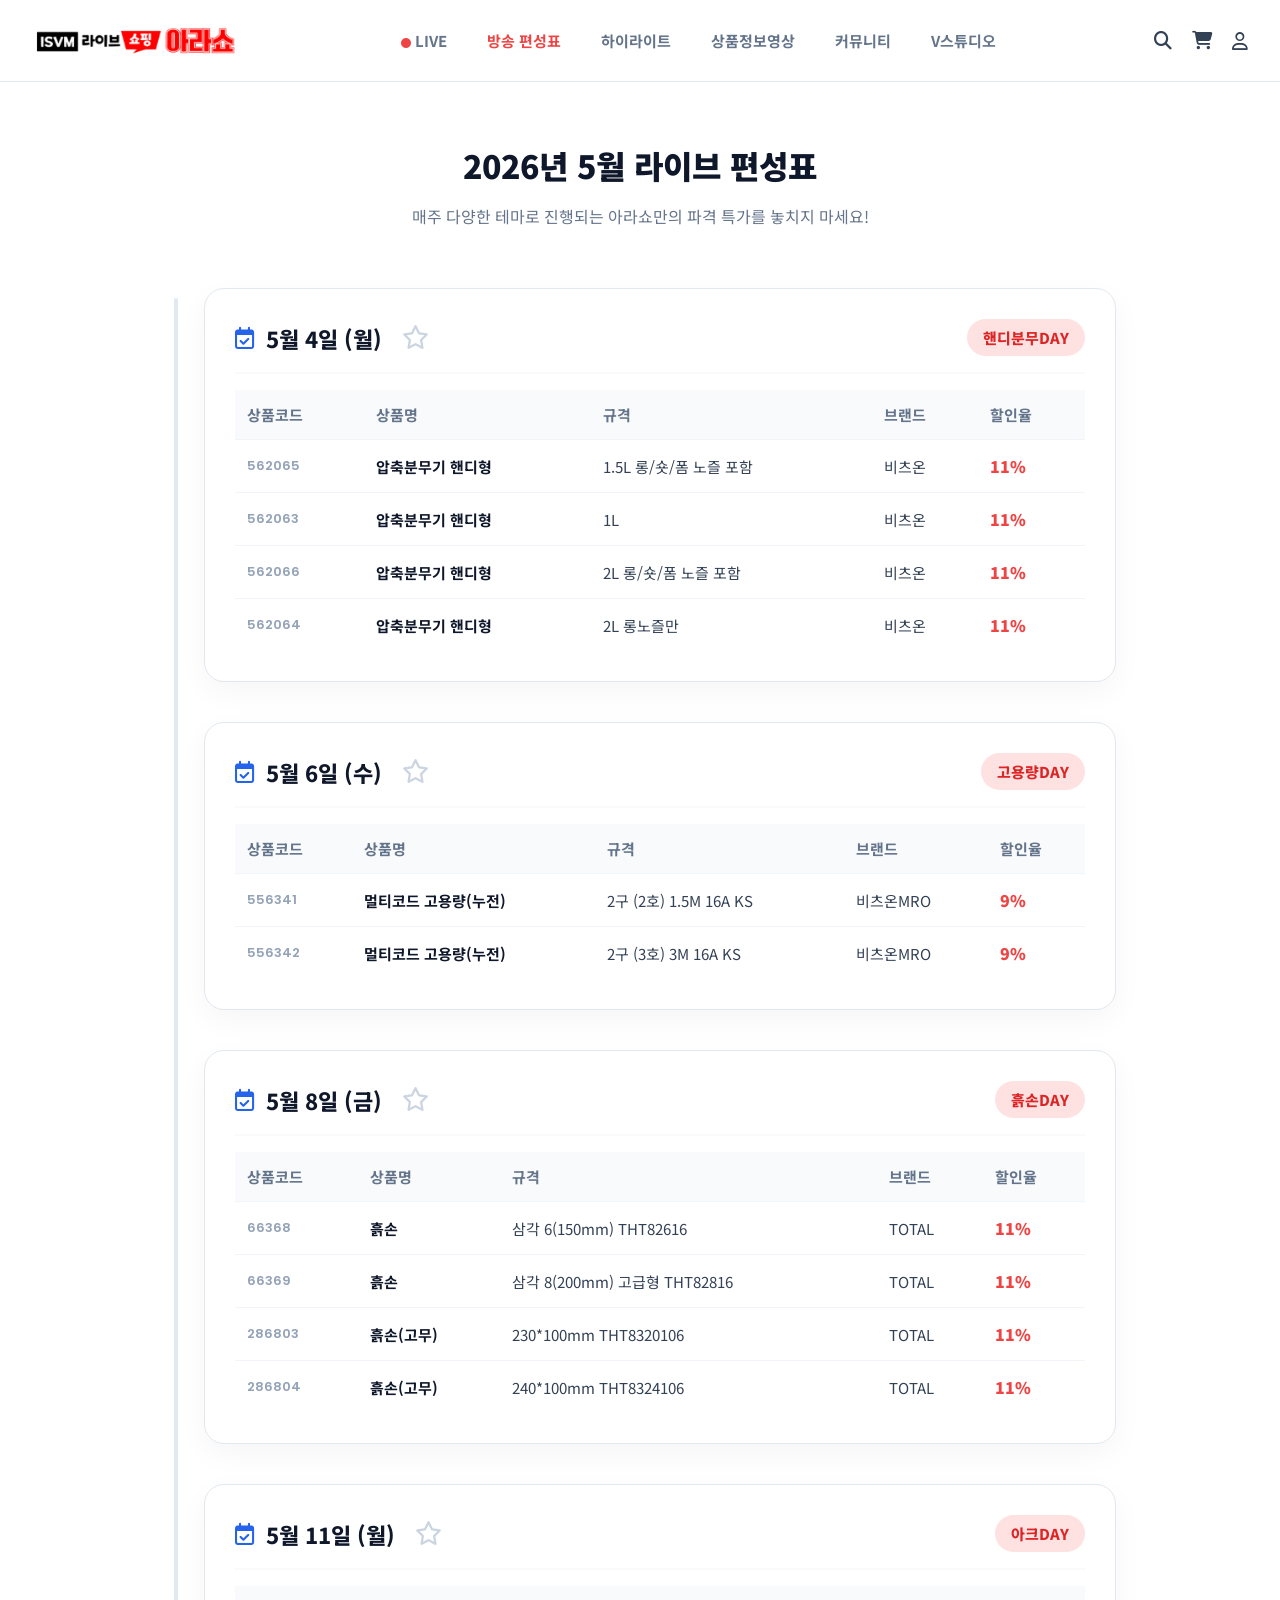
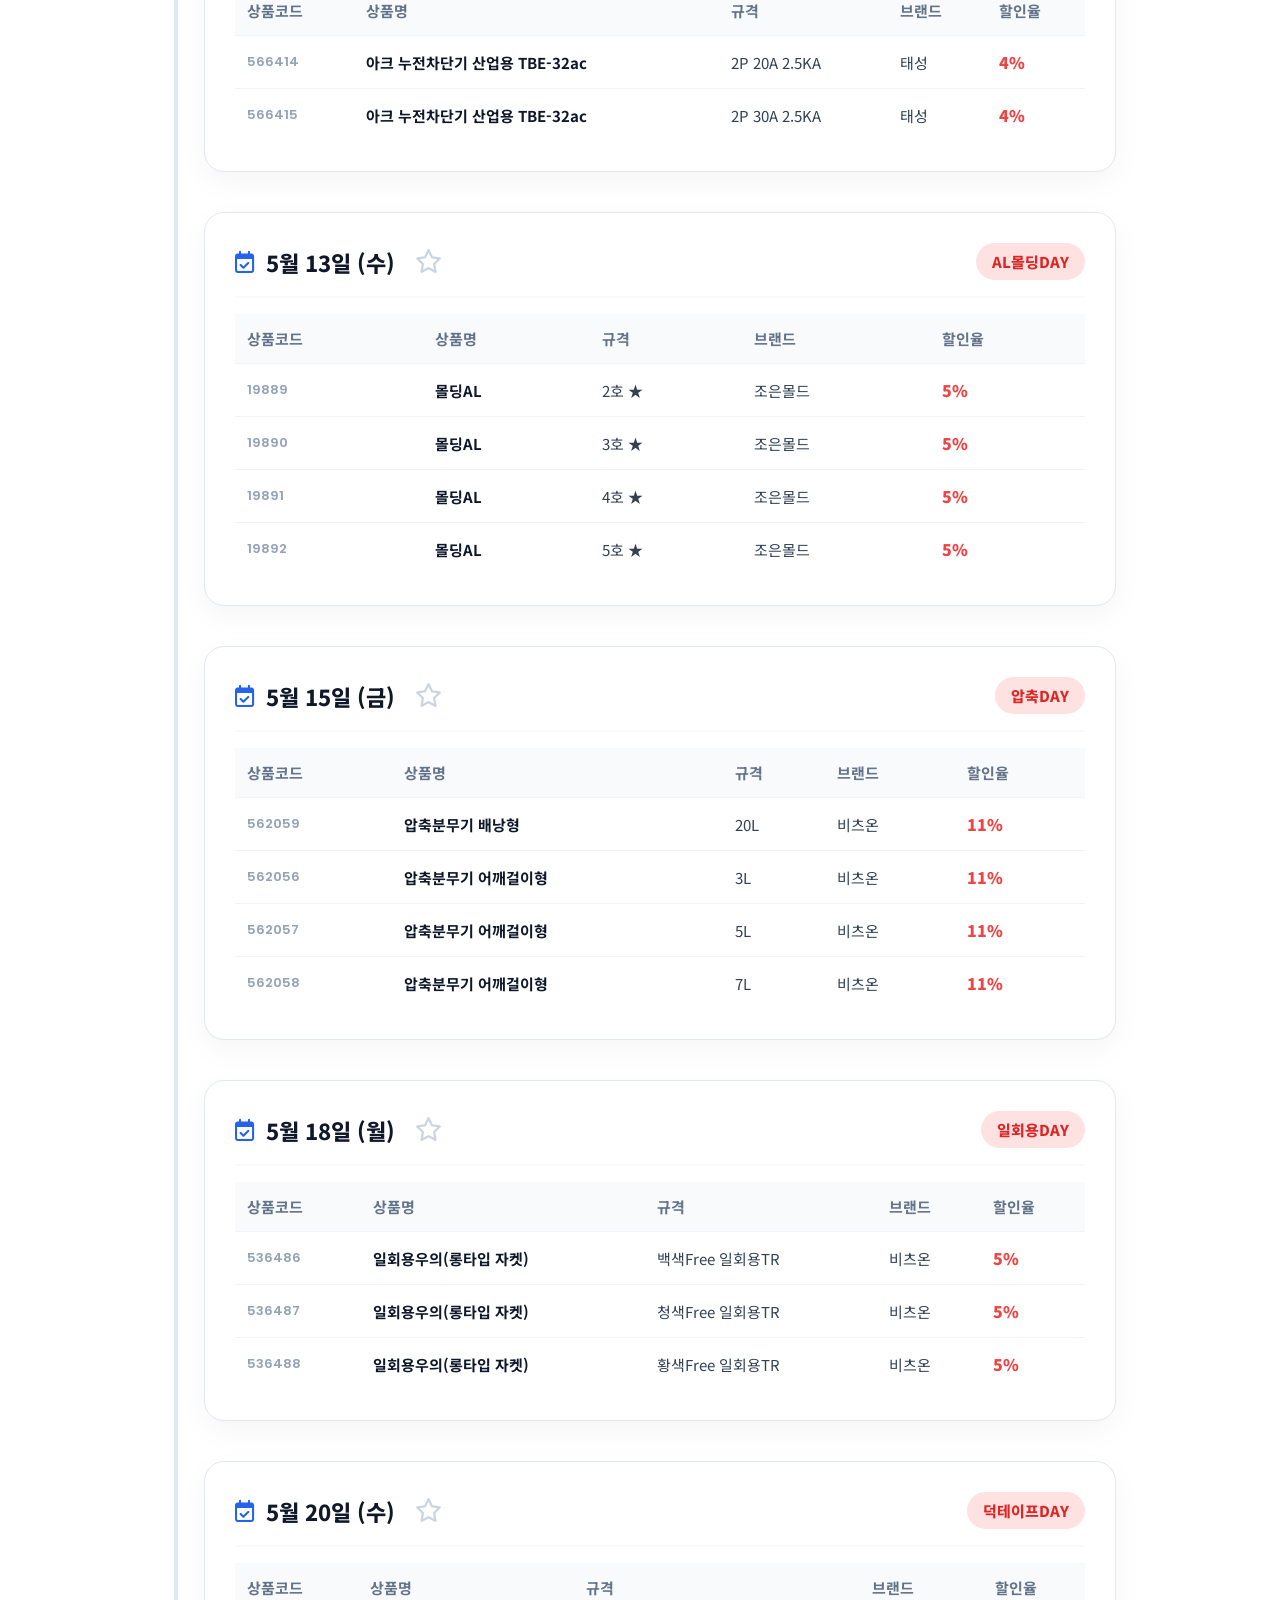
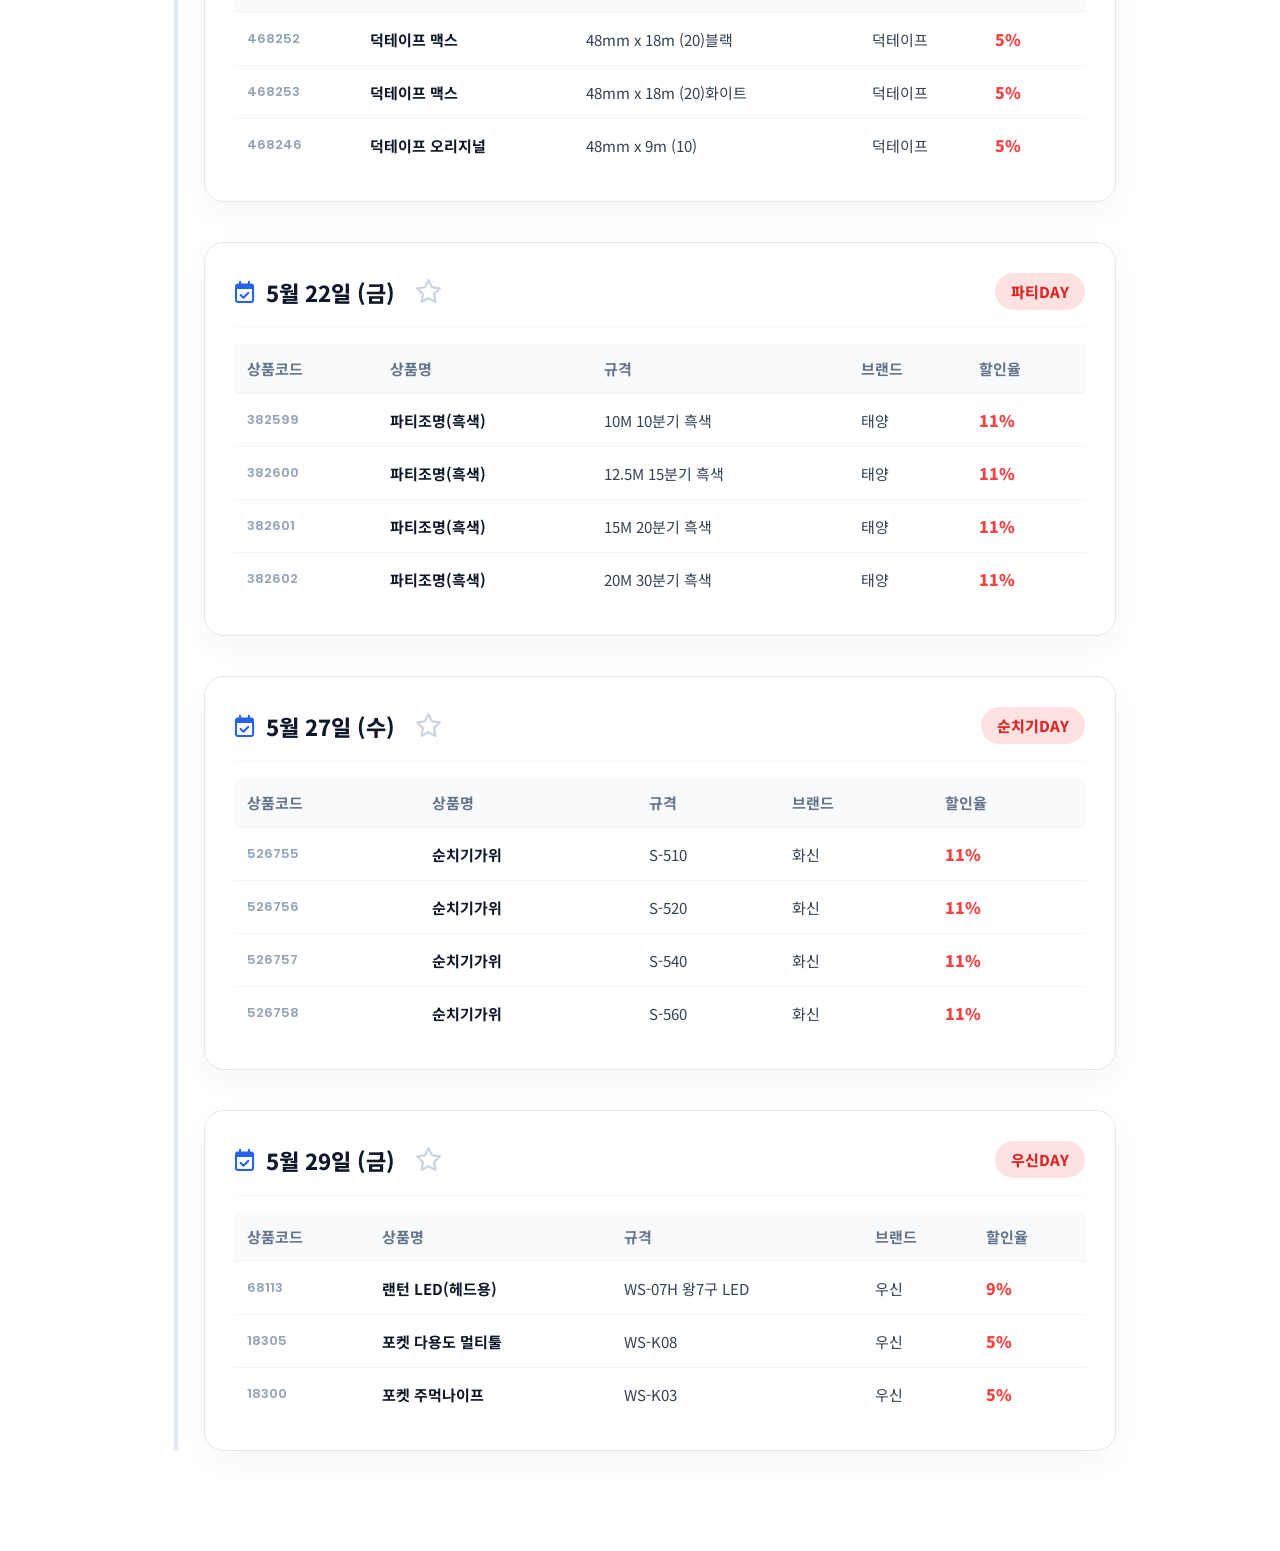
<file: schedule.html>
<!DOCTYPE html>
<html lang="ko">
<head>
<meta charset="UTF-8" />
<meta name="viewport" content="width=device-width, initial-scale=1.0"/>
<title>아라쇼 방송 편성표</title>
<link rel="preconnect" href="https://fonts.googleapis.com">
<link rel="preconnect" href="https://fonts.gstatic.com" crossorigin>
<link href="https://fonts.googleapis.com/css2?family=Noto+Sans+KR:wght@300;400;500;700;900&family=Poppins:wght@600;700;800&display=swap" rel="stylesheet">
<link rel="stylesheet" href="https://cdnjs.cloudflare.com/ajax/libs/font-awesome/6.5.1/css/all.min.css"/>
<link rel="stylesheet" href="style.css">
<style>
    /* =========================================
       방송 편성표 전용 스타일
    ========================================= */
    .schedule-wrapper {
        width: 100%;
        max-width: 1000px;
        margin: 0 auto;
        padding: 60px 24px;
    }

    .schedule-page-title {
        text-align: center;
        font-size: 32px;
        font-weight: 900;
        color: #0f172a;
        margin-bottom: 16px;
    }

    .schedule-page-subtitle {
        text-align: center;
        font-size: 16px;
        color: #64748b;
        margin-bottom: 60px;
    }

    .timeline {
        position: relative;
        padding-left: 40px;
    }

    .timeline::before {
        content: '';
        position: absolute;
        left: 10px;
        top: 10px;
        bottom: 0;
        width: 4px;
        background: #e2e8f0;
        border-radius: 2px;
    }

    .timeline-item {
        position: relative;
        margin-bottom: 40px;
    }

    .schedule-card {
        background: #fff;
        border: 1px solid #e2e8f0;
        border-radius: 20px;
        padding: 30px;
        box-shadow: 0 10px 30px rgba(0,0,0,0.04);
        transition: transform 0.2s, box-shadow 0.2s;
    }

    .schedule-card:hover {
        transform: translateY(-4px);
        box-shadow: 0 15px 40px rgba(37, 99, 235, 0.1);
        border-color: #cbd5e1;
    }

    .schedule-card-header {
        display: flex;
        align-items: center;
        justify-content: space-between;
        border-bottom: 2px solid #f8fafc;
        padding-bottom: 16px;
        margin-bottom: 16px;
    }

    .schedule-date {
        font-size: 22px;
        font-weight: 800;
        color: #0f172a;
        display: flex;
        align-items: center;
        gap: 12px;
    }

    .schedule-date i.fa-calendar-check {
        color: #2563eb;
    }

    .schedule-badge {
        background: #fee2e2;
        color: #dc2626;
        padding: 8px 16px;
        border-radius: 999px;
        font-weight: 800;
        font-size: 15px;
    }

    .table-responsive {
        width: 100%;
        overflow-x: auto;
    }

    .schedule-table {
        width: 100%;
        border-collapse: collapse;
        min-width: 600px;
    }

    .schedule-table th, 
    .schedule-table td {
        padding: 14px 12px;
        text-align: left;
        border-bottom: 1px solid #f1f5f9;
        font-size: 15px;
        color: #334155;
    }

    .schedule-table th {
        color: #64748b;
        font-weight: 700;
        background-color: #f8fafc;
    }

    .schedule-table tr:last-child td {
        border-bottom: none;
    }

    .schedule-table .product-code {
        font-family: 'Poppins', sans-serif;
        color: #94a3b8;
        font-size: 13px;
        font-weight: 600;
    }

    .schedule-table .product-name {
        font-weight: 700;
        color: #0f172a;
    }

    .schedule-table .discount {
        color: #ef4444;
        font-weight: 900;
        font-size: 16px;
    }

    .btn-star {
        background: none;
        border: none;
        font-size: 24px;
        color: #cbd5e1; 
        cursor: pointer;
        transition: all 0.2s cubic-bezier(0.175, 0.885, 0.32, 1.275);
        padding: 0;
        margin-left: 8px; 
    }
    .btn-star:hover { transform: scale(1.15); }
    .btn-star.active { color: #eab308; animation: starPop 0.3s ease-out; }
    
    @keyframes starPop {
        0% { transform: scale(1); }
        50% { transform: scale(1.3); }
        100% { transform: scale(1); }
    }

    /* ✨ 커스텀 모달(알림창) 스타일 추가 */
    .custom-modal {
        display: none;
        position: fixed;
        top: 0; left: 0; width: 100%; height: 100%;
        background: rgba(15, 23, 42, 0.6);
        z-index: 9999;
        justify-content: center;
        align-items: center;
        opacity: 0;
        transition: opacity 0.3s ease;
    }
    .custom-modal.active {
        display: flex;
        opacity: 1;
    }
    .modal-content {
        background: #fff;
        border-radius: 24px;
        padding: 30px;
        width: 90%;
        max-width: 400px;
        text-align: center;
        box-shadow: 0 20px 40px rgba(0,0,0,0.2);
        transform: translateY(20px);
        transition: transform 0.3s ease;
    }
    .custom-modal.active .modal-content {
        transform: translateY(0);
    }
    .modal-icon {
        font-size: 40px;
        color: #2563eb;
        margin-bottom: 16px;
    }
    .modal-content h3 {
        font-size: 20px;
        font-weight: 800;
        color: #0f172a;
        margin-bottom: 12px;
    }
    .modal-content p {
        font-size: 15px;
        color: #64748b;
        line-height: 1.6;
        margin-bottom: 24px;
        word-break: keep-all;
    }
    .modal-content .highlight-text {
        color: #ef4444; /* 강조색 (빨간색) */
        font-weight: 800;
        font-size: 16px;
        display: block;
        margin-bottom: 4px;
    }
    .modal-actions {
        display: flex;
        gap: 12px;
    }
    .modal-actions button {
        flex: 1;
        padding: 14px;
        border-radius: 12px;
        font-size: 15px;
        font-weight: 700;
        border: none;
        cursor: pointer;
        transition: 0.2s;
    }
    .btn-cancel { background: #f1f5f9; color: #64748b; }
    .btn-cancel:hover { background: #e2e8f0; }
    .btn-confirm { background: #2563eb; color: #fff; }
    .btn-confirm:hover { background: #1d4ed8; }

    /* 모바일 반응형 */
    @media (max-width: 768px) {
        .schedule-wrapper { padding: 40px 16px; }
        .timeline { padding-left: 20px; }
        .timeline::before { left: 0; }
        .schedule-card { padding: 20px; }
        .schedule-date { font-size: 18px; }
        .btn-star { font-size: 20px; }
        .schedule-badge { font-size: 13px; padding: 6px 12px; }
        .schedule-table th, .schedule-table td { font-size: 13px; padding: 10px 8px; }
    }
</style>
</head>
<body>

<div class="page-wrapper">
    <header class="header">
        <div class="logo-wrap">
            <a href="index.html">
                <img class="logo-image" src="아라쇼로고.png" alt="아라쇼" />
            </a>
        </div>
<ul class="nav-menu">
    <li><a href="index.html"><i class="fa-solid fa-circle" style="font-size: 10px; color: #ef4444; margin-right: 4px;"></i>LIVE</a></li>
    <li class="active"><a href="schedule.html">방송 편성표</a></li>
    <li><a href="highlight.html">하이라이트</a></li>
    <li><a href="product-info.html">상품정보영상</a></li>
    <li><a href="community.html">커뮤니티</a></li>
    <li><a href="vsindex.html">V스튜디오</a></li>
</ul>
        <div class="header-icons">
            <i class="fa-solid fa-magnifying-glass"></i>
            <i class="fa-solid fa-cart-shopping"></i>
            <a href="login.html" style="color: inherit;"><i class="fa-regular fa-user"></i></a>
        </div>
    </header>

    <main class="schedule-wrapper">
        <h1 class="schedule-page-title">2026년 5월 라이브 편성표</h1>
        <p class="schedule-page-subtitle">매주 다양한 테마로 진행되는 아라쇼만의 파격 특가를 놓치지 마세요!</p>

        <div class="timeline">
            
            <div class="timeline-item">
                <div class="schedule-card">
                    <div class="schedule-card-header">
                        <div class="schedule-date">
                            <i class="fa-regular fa-calendar-check"></i> 5월 4일 (월) 
                            <button class="btn-star" title="알림 받기"><i class="fa-regular fa-star"></i></button>
                        </div>
                        <div class="schedule-badge">핸디분무DAY</div>
                    </div>
                    <div class="table-responsive">
                        <table class="schedule-table">
                            <thead>
                                <tr>
                                    <th>상품코드</th>
                                    <th>상품명</th>
                                    <th>규격</th>
                                    <th>브랜드</th>
                                    <th>할인율</th>
                                </tr>
                            </thead>
                            <tbody>
                                <tr>
                                    <td class="product-code">562065</td>
                                    <td class="product-name">압축분무기 핸디형</td>
                                    <td>1.5L 롱/숏/폼 노즐 포함</td>
                                    <td>비츠온</td>
                                    <td class="discount">11%</td>
                                </tr>
                                <tr>
                                    <td class="product-code">562063</td>
                                    <td class="product-name">압축분무기 핸디형</td>
                                    <td>1L</td>
                                    <td>비츠온</td>
                                    <td class="discount">11%</td>
                                </tr>
                                <tr>
                                    <td class="product-code">562066</td>
                                    <td class="product-name">압축분무기 핸디형</td>
                                    <td>2L 롱/숏/폼 노즐 포함</td>
                                    <td>비츠온</td>
                                    <td class="discount">11%</td>
                                </tr>
                                <tr>
                                    <td class="product-code">562064</td>
                                    <td class="product-name">압축분무기 핸디형</td>
                                    <td>2L 롱노즐만</td>
                                    <td>비츠온</td>
                                    <td class="discount">11%</td>
                                </tr>
                            </tbody>
                        </table>
                    </div>
                </div>
            </div>

            <div class="timeline-item">
                <div class="schedule-card">
                    <div class="schedule-card-header">
                        <div class="schedule-date">
                            <i class="fa-regular fa-calendar-check"></i> 5월 6일 (수)
                            <button class="btn-star" title="알림 받기"><i class="fa-regular fa-star"></i></button>
                        </div>
                        <div class="schedule-badge">고용량DAY</div>
                    </div>
                    <div class="table-responsive">
                        <table class="schedule-table">
                            <thead>
                                <tr>
                                    <th>상품코드</th>
                                    <th>상품명</th>
                                    <th>규격</th>
                                    <th>브랜드</th>
                                    <th>할인율</th>
                                </tr>
                            </thead>
                            <tbody>
                                <tr>
                                    <td class="product-code">556341</td>
                                    <td class="product-name">멀티코드 고용량(누전)</td>
                                    <td>2구 (2호) 1.5M 16A KS</td>
                                    <td>비츠온MRO</td>
                                    <td class="discount">9%</td>
                                </tr>
                                <tr>
                                    <td class="product-code">556342</td>
                                    <td class="product-name">멀티코드 고용량(누전)</td>
                                    <td>2구 (3호) 3M 16A KS</td>
                                    <td>비츠온MRO</td>
                                    <td class="discount">9%</td>
                                </tr>
                            </tbody>
                        </table>
                    </div>
                </div>
            </div>

            <div class="timeline-item">
                <div class="schedule-card">
                    <div class="schedule-card-header">
                        <div class="schedule-date">
                            <i class="fa-regular fa-calendar-check"></i> 5월 8일 (금)
                            <button class="btn-star" title="알림 받기"><i class="fa-regular fa-star"></i></button>
                        </div>
                        <div class="schedule-badge">흙손DAY</div>
                    </div>
                    <div class="table-responsive">
                        <table class="schedule-table">
                            <thead>
                                <tr>
                                    <th>상품코드</th>
                                    <th>상품명</th>
                                    <th>규격</th>
                                    <th>브랜드</th>
                                    <th>할인율</th>
                                </tr>
                            </thead>
                            <tbody>
                                <tr>
                                    <td class="product-code">66368</td>
                                    <td class="product-name">흙손</td>
                                    <td>삼각 6(150mm) THT82616</td>
                                    <td>TOTAL</td>
                                    <td class="discount">11%</td>
                                </tr>
                                <tr>
                                    <td class="product-code">66369</td>
                                    <td class="product-name">흙손</td>
                                    <td>삼각 8(200mm) 고급형 THT82816</td>
                                    <td>TOTAL</td>
                                    <td class="discount">11%</td>
                                </tr>
                                <tr>
                                    <td class="product-code">286803</td>
                                    <td class="product-name">흙손(고무)</td>
                                    <td>230*100mm THT8320106</td>
                                    <td>TOTAL</td>
                                    <td class="discount">11%</td>
                                </tr>
                                <tr>
                                    <td class="product-code">286804</td>
                                    <td class="product-name">흙손(고무)</td>
                                    <td>240*100mm THT8324106</td>
                                    <td>TOTAL</td>
                                    <td class="discount">11%</td>
                                </tr>
                            </tbody>
                        </table>
                    </div>
                </div>
            </div>

            <div class="timeline-item">
                <div class="schedule-card">
                    <div class="schedule-card-header">
                        <div class="schedule-date">
                            <i class="fa-regular fa-calendar-check"></i> 5월 11일 (월)
                            <button class="btn-star" title="알림 받기"><i class="fa-regular fa-star"></i></button>
                        </div>
                        <div class="schedule-badge">아크DAY</div>
                    </div>
                    <div class="table-responsive">
                        <table class="schedule-table">
                            <thead>
                                <tr>
                                    <th>상품코드</th>
                                    <th>상품명</th>
                                    <th>규격</th>
                                    <th>브랜드</th>
                                    <th>할인율</th>
                                </tr>
                            </thead>
                            <tbody>
                                <tr>
                                    <td class="product-code">566414</td>
                                    <td class="product-name">아크 누전차단기 산업용 TBE-32ac</td>
                                    <td>2P 20A 2.5KA</td>
                                    <td>태성</td>
                                    <td class="discount">4%</td>
                                </tr>
                                <tr>
                                    <td class="product-code">566415</td>
                                    <td class="product-name">아크 누전차단기 산업용 TBE-32ac</td>
                                    <td>2P 30A 2.5KA</td>
                                    <td>태성</td>
                                    <td class="discount">4%</td>
                                </tr>
                            </tbody>
                        </table>
                    </div>
                </div>
            </div>

            <div class="timeline-item">
                <div class="schedule-card">
                    <div class="schedule-card-header">
                        <div class="schedule-date">
                            <i class="fa-regular fa-calendar-check"></i> 5월 13일 (수)
                            <button class="btn-star" title="알림 받기"><i class="fa-regular fa-star"></i></button>
                        </div>
                        <div class="schedule-badge">AL몰딩DAY</div>
                    </div>
                    <div class="table-responsive">
                        <table class="schedule-table">
                            <thead>
                                <tr>
                                    <th>상품코드</th>
                                    <th>상품명</th>
                                    <th>규격</th>
                                    <th>브랜드</th>
                                    <th>할인율</th>
                                </tr>
                            </thead>
                            <tbody>
                                <tr>
                                    <td class="product-code">19889</td>
                                    <td class="product-name">몰딩AL</td>
                                    <td>2호 ★</td>
                                    <td>조은몰드</td>
                                    <td class="discount">5%</td>
                                </tr>
                                <tr>
                                    <td class="product-code">19890</td>
                                    <td class="product-name">몰딩AL</td>
                                    <td>3호 ★</td>
                                    <td>조은몰드</td>
                                    <td class="discount">5%</td>
                                </tr>
                                <tr>
                                    <td class="product-code">19891</td>
                                    <td class="product-name">몰딩AL</td>
                                    <td>4호 ★</td>
                                    <td>조은몰드</td>
                                    <td class="discount">5%</td>
                                </tr>
                                <tr>
                                    <td class="product-code">19892</td>
                                    <td class="product-name">몰딩AL</td>
                                    <td>5호 ★</td>
                                    <td>조은몰드</td>
                                    <td class="discount">5%</td>
                                </tr>
                            </tbody>
                        </table>
                    </div>
                </div>
            </div>

            <div class="timeline-item">
                <div class="schedule-card">
                    <div class="schedule-card-header">
                        <div class="schedule-date">
                            <i class="fa-regular fa-calendar-check"></i> 5월 15일 (금)
                            <button class="btn-star" title="알림 받기"><i class="fa-regular fa-star"></i></button>
                        </div>
                        <div class="schedule-badge">압축DAY</div>
                    </div>
                    <div class="table-responsive">
                        <table class="schedule-table">
                            <thead>
                                <tr>
                                    <th>상품코드</th>
                                    <th>상품명</th>
                                    <th>규격</th>
                                    <th>브랜드</th>
                                    <th>할인율</th>
                                </tr>
                            </thead>
                            <tbody>
                                <tr>
                                    <td class="product-code">562059</td>
                                    <td class="product-name">압축분무기 배낭형</td>
                                    <td>20L</td>
                                    <td>비츠온</td>
                                    <td class="discount">11%</td>
                                </tr>
                                <tr>
                                    <td class="product-code">562056</td>
                                    <td class="product-name">압축분무기 어깨걸이형</td>
                                    <td>3L</td>
                                    <td>비츠온</td>
                                    <td class="discount">11%</td>
                                </tr>
                                <tr>
                                    <td class="product-code">562057</td>
                                    <td class="product-name">압축분무기 어깨걸이형</td>
                                    <td>5L</td>
                                    <td>비츠온</td>
                                    <td class="discount">11%</td>
                                </tr>
                                <tr>
                                    <td class="product-code">562058</td>
                                    <td class="product-name">압축분무기 어깨걸이형</td>
                                    <td>7L</td>
                                    <td>비츠온</td>
                                    <td class="discount">11%</td>
                                </tr>
                            </tbody>
                        </table>
                    </div>
                </div>
            </div>

            <div class="timeline-item">
                <div class="schedule-card">
                    <div class="schedule-card-header">
                        <div class="schedule-date">
                            <i class="fa-regular fa-calendar-check"></i> 5월 18일 (월)
                            <button class="btn-star" title="알림 받기"><i class="fa-regular fa-star"></i></button>
                        </div>
                        <div class="schedule-badge">일회용DAY</div>
                    </div>
                    <div class="table-responsive">
                        <table class="schedule-table">
                            <thead>
                                <tr>
                                    <th>상품코드</th>
                                    <th>상품명</th>
                                    <th>규격</th>
                                    <th>브랜드</th>
                                    <th>할인율</th>
                                </tr>
                            </thead>
                            <tbody>
                                <tr>
                                    <td class="product-code">536486</td>
                                    <td class="product-name">일회용우의(롱타입 자켓)</td>
                                    <td>백색Free 일회용TR</td>
                                    <td>비츠온</td>
                                    <td class="discount">5%</td>
                                </tr>
                                <tr>
                                    <td class="product-code">536487</td>
                                    <td class="product-name">일회용우의(롱타입 자켓)</td>
                                    <td>청색Free 일회용TR</td>
                                    <td>비츠온</td>
                                    <td class="discount">5%</td>
                                </tr>
                                <tr>
                                    <td class="product-code">536488</td>
                                    <td class="product-name">일회용우의(롱타입 자켓)</td>
                                    <td>황색Free 일회용TR</td>
                                    <td>비츠온</td>
                                    <td class="discount">5%</td>
                                </tr>
                            </tbody>
                        </table>
                    </div>
                </div>
            </div>

            <div class="timeline-item">
                <div class="schedule-card">
                    <div class="schedule-card-header">
                        <div class="schedule-date">
                            <i class="fa-regular fa-calendar-check"></i> 5월 20일 (수)
                            <button class="btn-star" title="알림 받기"><i class="fa-regular fa-star"></i></button>
                        </div>
                        <div class="schedule-badge">덕테이프DAY</div>
                    </div>
                    <div class="table-responsive">
                        <table class="schedule-table">
                            <thead>
                                <tr>
                                    <th>상품코드</th>
                                    <th>상품명</th>
                                    <th>규격</th>
                                    <th>브랜드</th>
                                    <th>할인율</th>
                                </tr>
                            </thead>
                            <tbody>
                                <tr>
                                    <td class="product-code">468252</td>
                                    <td class="product-name">덕테이프 맥스</td>
                                    <td>48mm x 18m (20)블랙</td>
                                    <td>덕테이프</td>
                                    <td class="discount">5%</td>
                                </tr>
                                <tr>
                                    <td class="product-code">468253</td>
                                    <td class="product-name">덕테이프 맥스</td>
                                    <td>48mm x 18m (20)화이트</td>
                                    <td>덕테이프</td>
                                    <td class="discount">5%</td>
                                </tr>
                                <tr>
                                    <td class="product-code">468246</td>
                                    <td class="product-name">덕테이프 오리지널</td>
                                    <td>48mm x 9m (10)</td>
                                    <td>덕테이프</td>
                                    <td class="discount">5%</td>
                                </tr>
                            </tbody>
                        </table>
                    </div>
                </div>
            </div>

            <div class="timeline-item">
                <div class="schedule-card">
                    <div class="schedule-card-header">
                        <div class="schedule-date">
                            <i class="fa-regular fa-calendar-check"></i> 5월 22일 (금)
                            <button class="btn-star" title="알림 받기"><i class="fa-regular fa-star"></i></button>
                        </div>
                        <div class="schedule-badge">파티DAY</div>
                    </div>
                    <div class="table-responsive">
                        <table class="schedule-table">
                            <thead>
                                <tr>
                                    <th>상품코드</th>
                                    <th>상품명</th>
                                    <th>규격</th>
                                    <th>브랜드</th>
                                    <th>할인율</th>
                                </tr>
                            </thead>
                            <tbody>
                                <tr>
                                    <td class="product-code">382599</td>
                                    <td class="product-name">파티조명(흑색)</td>
                                    <td>10M 10분기 흑색</td>
                                    <td>태양</td>
                                    <td class="discount">11%</td>
                                </tr>
                                <tr>
                                    <td class="product-code">382600</td>
                                    <td class="product-name">파티조명(흑색)</td>
                                    <td>12.5M 15분기 흑색</td>
                                    <td>태양</td>
                                    <td class="discount">11%</td>
                                </tr>
                                <tr>
                                    <td class="product-code">382601</td>
                                    <td class="product-name">파티조명(흑색)</td>
                                    <td>15M 20분기 흑색</td>
                                    <td>태양</td>
                                    <td class="discount">11%</td>
                                </tr>
                                <tr>
                                    <td class="product-code">382602</td>
                                    <td class="product-name">파티조명(흑색)</td>
                                    <td>20M 30분기 흑색</td>
                                    <td>태양</td>
                                    <td class="discount">11%</td>
                                </tr>
                            </tbody>
                        </table>
                    </div>
                </div>
            </div>

            <div class="timeline-item">
                <div class="schedule-card">
                    <div class="schedule-card-header">
                        <div class="schedule-date">
                            <i class="fa-regular fa-calendar-check"></i> 5월 27일 (수)
                            <button class="btn-star" title="알림 받기"><i class="fa-regular fa-star"></i></button>
                        </div>
                        <div class="schedule-badge">순치기DAY</div>
                    </div>
                    <div class="table-responsive">
                        <table class="schedule-table">
                            <thead>
                                <tr>
                                    <th>상품코드</th>
                                    <th>상품명</th>
                                    <th>규격</th>
                                    <th>브랜드</th>
                                    <th>할인율</th>
                                </tr>
                            </thead>
                            <tbody>
                                <tr>
                                    <td class="product-code">526755</td>
                                    <td class="product-name">순치기가위</td>
                                    <td>S-510</td>
                                    <td>화신</td>
                                    <td class="discount">11%</td>
                                </tr>
                                <tr>
                                    <td class="product-code">526756</td>
                                    <td class="product-name">순치기가위</td>
                                    <td>S-520</td>
                                    <td>화신</td>
                                    <td class="discount">11%</td>
                                </tr>
                                <tr>
                                    <td class="product-code">526757</td>
                                    <td class="product-name">순치기가위</td>
                                    <td>S-540</td>
                                    <td>화신</td>
                                    <td class="discount">11%</td>
                                </tr>
                                <tr>
                                    <td class="product-code">526758</td>
                                    <td class="product-name">순치기가위</td>
                                    <td>S-560</td>
                                    <td>화신</td>
                                    <td class="discount">11%</td>
                                </tr>
                            </tbody>
                        </table>
                    </div>
                </div>
            </div>

            <div class="timeline-item">
                <div class="schedule-card">
                    <div class="schedule-card-header">
                        <div class="schedule-date">
                            <i class="fa-regular fa-calendar-check"></i> 5월 29일 (금)
                            <button class="btn-star" title="알림 받기"><i class="fa-regular fa-star"></i></button>
                        </div>
                        <div class="schedule-badge">우신DAY</div>
                    </div>
                    <div class="table-responsive">
                        <table class="schedule-table">
                            <thead>
                                <tr>
                                    <th>상품코드</th>
                                    <th>상품명</th>
                                    <th>규격</th>
                                    <th>브랜드</th>
                                    <th>할인율</th>
                                </tr>
                            </thead>
                            <tbody>
                                <tr>
                                    <td class="product-code">68113</td>
                                    <td class="product-name">랜턴 LED(헤드용)</td>
                                    <td>WS-07H 왕7구 LED</td>
                                    <td>우신</td>
                                    <td class="discount">9%</td>
                                </tr>
                                <tr>
                                    <td class="product-code">18305</td>
                                    <td class="product-name">포켓 다용도 멀티툴</td>
                                    <td>WS-K08</td>
                                    <td>우신</td>
                                    <td class="discount">5%</td>
                                </tr>
                                <tr>
                                    <td class="product-code">18300</td>
                                    <td class="product-name">포켓 주먹나이프</td>
                                    <td>WS-K03</td>
                                    <td>우신</td>
                                    <td class="discount">5%</td>
                                </tr>
                            </tbody>
                        </table>
                    </div>
                </div>
            </div>
            
        </div>
    </main>
</div>

<!-- ✨ 알림 모달창 HTML 추가 -->
<div class="custom-modal" id="notificationModal">
    <div class="modal-content">
        <div class="modal-icon"><i class="fa-regular fa-bell"></i></div>
        <h3>알림 설정</h3>
        <p id="modalMessage">해당 방송을 알림 설정하시겠습니까?</p>
        <div class="modal-actions">
            <button class="btn-cancel" id="modalBtnCancel">취소</button>
            <button class="btn-confirm" id="modalBtnConfirm">알림 받기</button>
        </div>
    </div>
</div>

<script>
    // ==========================================
    // ✨ 별표(즐겨찾기) 커스텀 모달 토글 로직
    // ==========================================
    document.addEventListener('DOMContentLoaded', function() {
        const starButtons = document.querySelectorAll('.btn-star');
        const modal = document.getElementById('notificationModal');
        const modalMessage = document.getElementById('modalMessage');
        const btnCancel = document.getElementById('modalBtnCancel');
        const btnConfirm = document.getElementById('modalBtnConfirm');

        let currentButton = null; // 현재 클릭된 별 버튼을 기억하기 위한 변수

        starButtons.forEach(button => {
            button.addEventListener('click', function() {
                const icon = this.querySelector('i');

                // 이미 활성화(노란색) 상태인 경우 -> 바로 해제 (모달 띄우지 않음)
                if (this.classList.contains('active')) {
                    this.classList.remove('active');
                    icon.classList.remove('fa-solid'); 
                    icon.classList.add('fa-regular');  
                } 
                // 비활성화(빈 별) 상태인 경우 -> 정보 읽어와서 모달 띄우기
                else {
                    // 1. 카드의 헤더 영역 찾기
                    const cardHeader = this.closest('.schedule-card-header');
                    
                    // 2. 날짜 텍스트 추출 (아이콘 태그 등 불필요한 요소 제거하고 순수 텍스트만)
                    const dateElement = cardHeader.querySelector('.schedule-date').cloneNode(true);
                    dateElement.querySelectorAll('i, button').forEach(el => el.remove());
                    const dateText = dateElement.textContent.trim();
                    
                    // 3. 방송 배지 이름(ㅇㅇㅇDAY) 추출
                    const badgeText = cardHeader.querySelector('.schedule-badge').innerText;

                    // 4. 모달창 메시지 세팅
                    modalMessage.innerHTML = `<span class="highlight-text">[${dateText} ${badgeText}]</span>방송을 ISVM 팝업으로 알림을 받아보시겠습니까?`;

                    // 5. 현재 버튼 기억하고 모달 띄우기
                    currentButton = this;
                    modal.classList.add('active');
                }
            });
        });

        // 모달창 닫기 함수
        function closeModal() {
            modal.classList.remove('active');
            currentButton = null;
        }

        // '취소' 버튼 클릭 시
        btnCancel.addEventListener('click', closeModal);

        // '알림 받기' 버튼 클릭 시
        btnConfirm.addEventListener('click', function() {
            if (currentButton) {
                const icon = currentButton.querySelector('i');
                currentButton.classList.add('active');
                icon.classList.remove('fa-regular');
                icon.classList.add('fa-solid');
            }
            closeModal();
        });
    });
</script>
</body>
</html>
</file>
<file: style.css>
* {
    margin: 0;
    padding: 0;
    box-sizing: border-box;
}

body {
    font-family: 'Noto Sans KR', sans-serif;
    background: #f1f5f9;
    color: #0f172a;
    overflow-x: hidden;
}

a {
    text-decoration: none;
    color: inherit;
}

.page-wrapper {
    width: 100%;
    max-width: 1600px;
    margin: 0 auto;
    background: #fff;
    min-height: 100vh;
}

/* HEADER */
.header {
    height: 82px;
    padding: 0 32px;
    display: flex;
    align-items: center;
    justify-content: space-between;
    border-bottom: 1px solid #e2e8f0;
    background: #fff;
    position: sticky;
    top: 0;
    z-index: 100;
}

.logo-wrap {
    display: flex;
    align-items: center;
}

.logo-image {
    height: 42px;
    width: auto;
    display: block;
}

.nav-menu {
    list-style: none;
    display: flex;
    gap: 40px;
}

.nav-menu li {
    font-size: 15px;
    font-weight: 700;
    color: #64748b;
    cursor: pointer;
}

/* 변경 전 (파란색) -> 변경 후 (빨간색) */
.nav-menu li.active {
    color: #ef4444; 
}
.nav-menu li:hover {
    color: #ef4444;
}

.header-icons {
    display: flex;
    align-items: center;
    gap: 20px;
}

.header-icons i {
    font-size: 18px;
    color: #334155;
    cursor: pointer;
}

/* MAIN LAYOUT */
.main-layout {
    display: grid;
    padding: 24px;
    gap: 18px 20px;
    align-items: start;
}

/* 데스크톱 레이아웃 */
@media (min-width: 961px) {
    .main-layout {
        grid-template-columns: minmax(640px, 2fr) minmax(320px, 1fr);
    }
    .live-area, .right-area {
        display: contents;
    }
    
    .live-top {
        grid-column: 1 / 2;
        grid-row: 1 / 2;
    }
    .player-wrap {
        grid-column: 1 / 2;
        grid-row: 2 / 3;
    }
    .product-section {
        grid-column: 1 / 2;
        grid-row: 3 / 4;
    }
    
    .chat-wrap {
        grid-column: 2 / 3;
        grid-row: 1 / 3; 
        height: 0; 
        min-height: 100%; 
    }
    
    .side-banner {
        grid-column: 2 / 3;
        grid-row: 3 / 4; 
        height: 0; 
        min-height: 100%; 
    }
}

/* LIVE TOP */
.live-top {
    display: flex;
    align-items: center;
    justify-content: space-between;
    height: 36px;
}

.live-title {
    display: flex;
    align-items: center;
    gap: 10px;
    font-size: 24px;
    font-weight: 900;
}

.live-dot {
    width: 12px;
    height: 12px;
    border-radius: 50%;
    background: #ef4444;
    animation: blink 1.2s infinite;
}

@keyframes blink {
    0% { opacity: 1 }
    50% { opacity: 0.3 }
    100% { opacity: 1 }
}

.viewer-box {
    background: #fee2e2;
    color: #dc2626;
    font-weight: 800;
    padding: 8px 16px;
    border-radius: 999px;
    font-size: 14px;
}

/* PLAYER */
.player-wrap {
    position: relative;
    width: 100%;
    background: #000;
    border-radius: 24px;
    overflow: hidden;
    aspect-ratio: 16 / 9;
    height: auto;
    box-shadow: 0 15px 40px rgba(0,0,0,0.12);
}

.player-wrap iframe {
    width: 100%;
    height: 100%;
    border: none;
}

/* CHAT */
.chat-wrap {
    display: flex;
    flex-direction: column;
    border-radius: 24px;
    overflow: hidden;
    border: 1px solid #e2e8f0;
    background: #fff;
    width: 100%; /* 너비 100% 보장 */
}

.chat-header {
    padding: 18px 20px;
    background: #0f172a;
    color: #fff;
    font-size: 18px;
    font-weight: 800;
    display: flex;
    align-items: center;
    justify-content: space-between;
}

.chat-live {
    color: #f87171;
    font-size: 14px;
}

.chat-messages {
    flex: 1;
    padding: 20px;
    overflow-y: auto;
    background: #f8fafc;
    min-height: 0; 
    scrollbar-width: thin;
    scrollbar-color: rgba(0, 0, 0, 0.15) transparent;
}

.chat-messages::-webkit-scrollbar {
    width: 6px; 
}
.chat-messages::-webkit-scrollbar-track {
    background: transparent; 
}
.chat-messages::-webkit-scrollbar-thumb {
    background: rgba(0, 0, 0, 0.15); 
    border-radius: 10px; 
}
.chat-messages::-webkit-scrollbar-thumb:hover {
    background: rgba(0, 0, 0, 0.3); 
}

.msg {
    margin-bottom: 14px;
    font-size: 14px;
    line-height: 1.5;
    word-break: break-all;
}

.msg strong {
    color: #2563eb;
    margin-right: 8px;
}

.msg.admin {
    background: #dbeafe;
    padding: 12px;
    border-radius: 12px;
}

.chat-input {
    padding: 16px;
    border-top: 1px solid #e2e8f0;
    display: flex;
    gap: 10px;
}

.chat-input input {
    flex: 1;
    height: 46px;
    border-radius: 12px;
    border: 1px solid #cbd5e1;
    padding: 0 16px;
    outline: none;
}

.chat-input button {
    width: 70px;
    border: none;
    border-radius: 12px;
    background: #2563eb;
    color: #fff;
    font-weight: 800;
    cursor: pointer;
}

/* SIDE BANNER */
.side-banner {
    width: 100%;
    border-radius: 24px;
    overflow: hidden;
    border: none; 
    background: #fff;
    display: flex;
    justify-content: center;
    align-items: center;
}

.side-banner a {
    display: block;
    width: 100%;
    height: 100%;
    position: relative; /* 이미지를 포개기 위한 기준점 */
}

/* 롤링 배너 이미지 공통 속성 */
.side-banner img.banner-img {
    width: 100%;
    height: 100%;
    object-fit: contain; 
    position: absolute; /* 두 이미지를 완벽히 겹치게 배치 */
    top: 0;
    left: 0;
    opacity: 0; /* 기본적으로는 투명하게 숨김 */
    transition: opacity 0.8s ease-in-out; /* 0.8초 동안 스르륵 바뀌는 디졸브 효과 */
}

/* 현재 보여야 할 이미지 */
.side-banner img.banner-img.active {
    opacity: 1; /* 투명도를 100%로 만들어서 보이게 함 */
    z-index: 1; /* 위로 올라오게 함 */
}

/* PRODUCTS */
.product-section {
    background: #fff;
    border: 1px solid #e2e8f0;
    border-radius: 24px;
    padding: 24px;
}

.product-title {
    font-size: 22px;
    font-weight: 900;
    margin-bottom: 20px;
}

.product-grid {
    display: grid;
    grid-template-columns: repeat(4, 1fr);
    gap: 18px;
}

.product-card {
    border: 1px solid #e2e8f0;
    border-radius: 18px;
    overflow: hidden;
    transition: 0.25s;
    background: #fff;
    display: flex;
    flex-direction: column;
}

.product-card:hover {
    transform: translateY(-6px);
    box-shadow: 0 12px 30px rgba(0,0,0,0.08);
    border-color: #2563eb;
}

.product-thumb {
    aspect-ratio: 1/1;
    background: #f8fafc;
    position: relative;
}

.product-thumb img {
    width: 100%;
    height: 100%;
    object-fit: cover;
}

.live-badge {
    position: absolute;
    top: 10px;
    left: 10px;
    background: #ef4444;
    color: #fff;
    padding: 5px 10px;
    border-radius: 999px;
    font-size: 12px;
    font-weight: 800;
    z-index: 5;
}

.product-info {
    padding: 16px;
    display: flex;
    flex-direction: column;
    flex: 1;
}

.product-info h4 {
    font-size: 15px;
    font-weight: 800;
    margin-bottom: 4px;
    line-height: 1.4;
    display: -webkit-box;
    -webkit-line-clamp: 2;
    -webkit-box-orient: vertical;
    overflow: hidden;
    height: 42px;
}

.product-code {
    font-size: 12px;
    color: #94a3b8;
    margin-bottom: 6px;
}

.product-spec {
    font-size: 13px;
    color: #64748b;
    margin-bottom: 10px;
    font-weight: 400;
    white-space: nowrap;
    overflow: hidden;
    text-overflow: ellipsis;
}

.product-price {
    font-size: 20px;
    font-weight: 900;
    color: #ef4444;
    margin-top: auto; 
}

.buy-btn {
    width: 100%;
    height: 44px;
    border: none;
    border-radius: 12px;
    background: #2563eb;
    color: #fff;
    font-weight: 800;
    cursor: pointer;
    margin-top: 14px;
}

/* VOD */
.vod-section {
    padding: 0 24px 40px;
}

.vod-title {
    font-size: 24px;
    font-weight: 900;
    margin-bottom: 20px;
}

.vod-grid {
    display: grid;
    grid-template-columns: repeat(4, 1fr);
    gap: 20px;
}

.vod-card {
    background: #fff;
    border: 1px solid #e2e8f0;
    border-radius: 18px;
    overflow: hidden;
    transition: 0.2s;
}

.vod-card:hover {
    transform: translateY(-5px);
    box-shadow: 0 10px 24px rgba(0,0,0,0.08);
}

.vod-thumb {
    aspect-ratio: 16/9;
    position: relative;
}

.vod-thumb img {
    width: 100%;
    height: 100%;
    object-fit: cover;
}

.vod-time {
    position: absolute;
    bottom: 10px;
    right: 10px;
    background: rgba(0,0,0,0.8);
    color: #fff;
    font-size: 12px;
    padding: 4px 8px;
    border-radius: 6px;
}

.vod-info {
    padding: 16px;
}

.vod-info h4 {
    font-size: 15px;
    margin-bottom: 8px;
}

.vod-info span {
    color: #64748b;
    font-size: 13px;
}

/* =========================================
   반응형 최적화 (태블릿)
========================================= */
@media(max-width:1200px){
    .product-grid {
        grid-template-columns: repeat(3, 1fr);
    }
    .vod-grid {
        grid-template-columns: repeat(3, 1fr);
    }
}

/* =========================================
   반응형 최적화 (모바일)
========================================= */
@media(max-width:960px){
    .header {
        height: 64px;
        padding: 0 16px;
    }
    .nav-menu {
        display: none;
    }
    
    .main-layout {
        display: flex;
        flex-direction: column;
        align-items: stretch; 
        gap: 20px;
        padding: 16px;
    }
    
    .live-area, .right-area {
        display: contents; 
    }
    
    .live-top { order: 1; }
    .player-wrap { order: 2; }
    .chat-wrap { 
        order: 3; 
        height: 350px; 
        min-height: 350px;
    }
    
    .side-banner { 
        order: 4; 
        height: auto;
    }
    .side-banner img {
        height: auto;
        max-height: 400px;
    }
    
    .product-section { 
        order: 5; 
        padding: 16px; 
    }
    
    .product-grid {
        grid-template-columns: repeat(2, 1fr);
        gap: 12px;
    }
    .vod-grid {
        grid-template-columns: repeat(2, 1fr);
    }
}

/* 가장 작은 스마트폰 화면 */
@media(max-width:640px){
    .live-title {
        font-size: 18px;
    }
    .viewer-box {
        font-size: 12px;
        padding: 6px 12px;
    }
    .vod-title {
        font-size: 20px;
    }
    
    .product-grid {
        grid-template-columns: repeat(2, 1fr);
        gap: 10px;
    }
    
    .product-info { padding: 12px; }
    .product-info h4 { font-size: 13px; height: 36px; }
    .product-code { font-size: 11px; margin-bottom: 4px; }
    .product-spec { font-size: 11px; margin-bottom: 8px; }
    .product-price { font-size: 16px; }
    .buy-btn { height: 36px; font-size: 13px; margin-top: 10px; }
    .live-badge { font-size: 10px; padding: 4px 8px; }
    
    .vod-grid {
        grid-template-columns: 1fr;
    }
}
</file>
